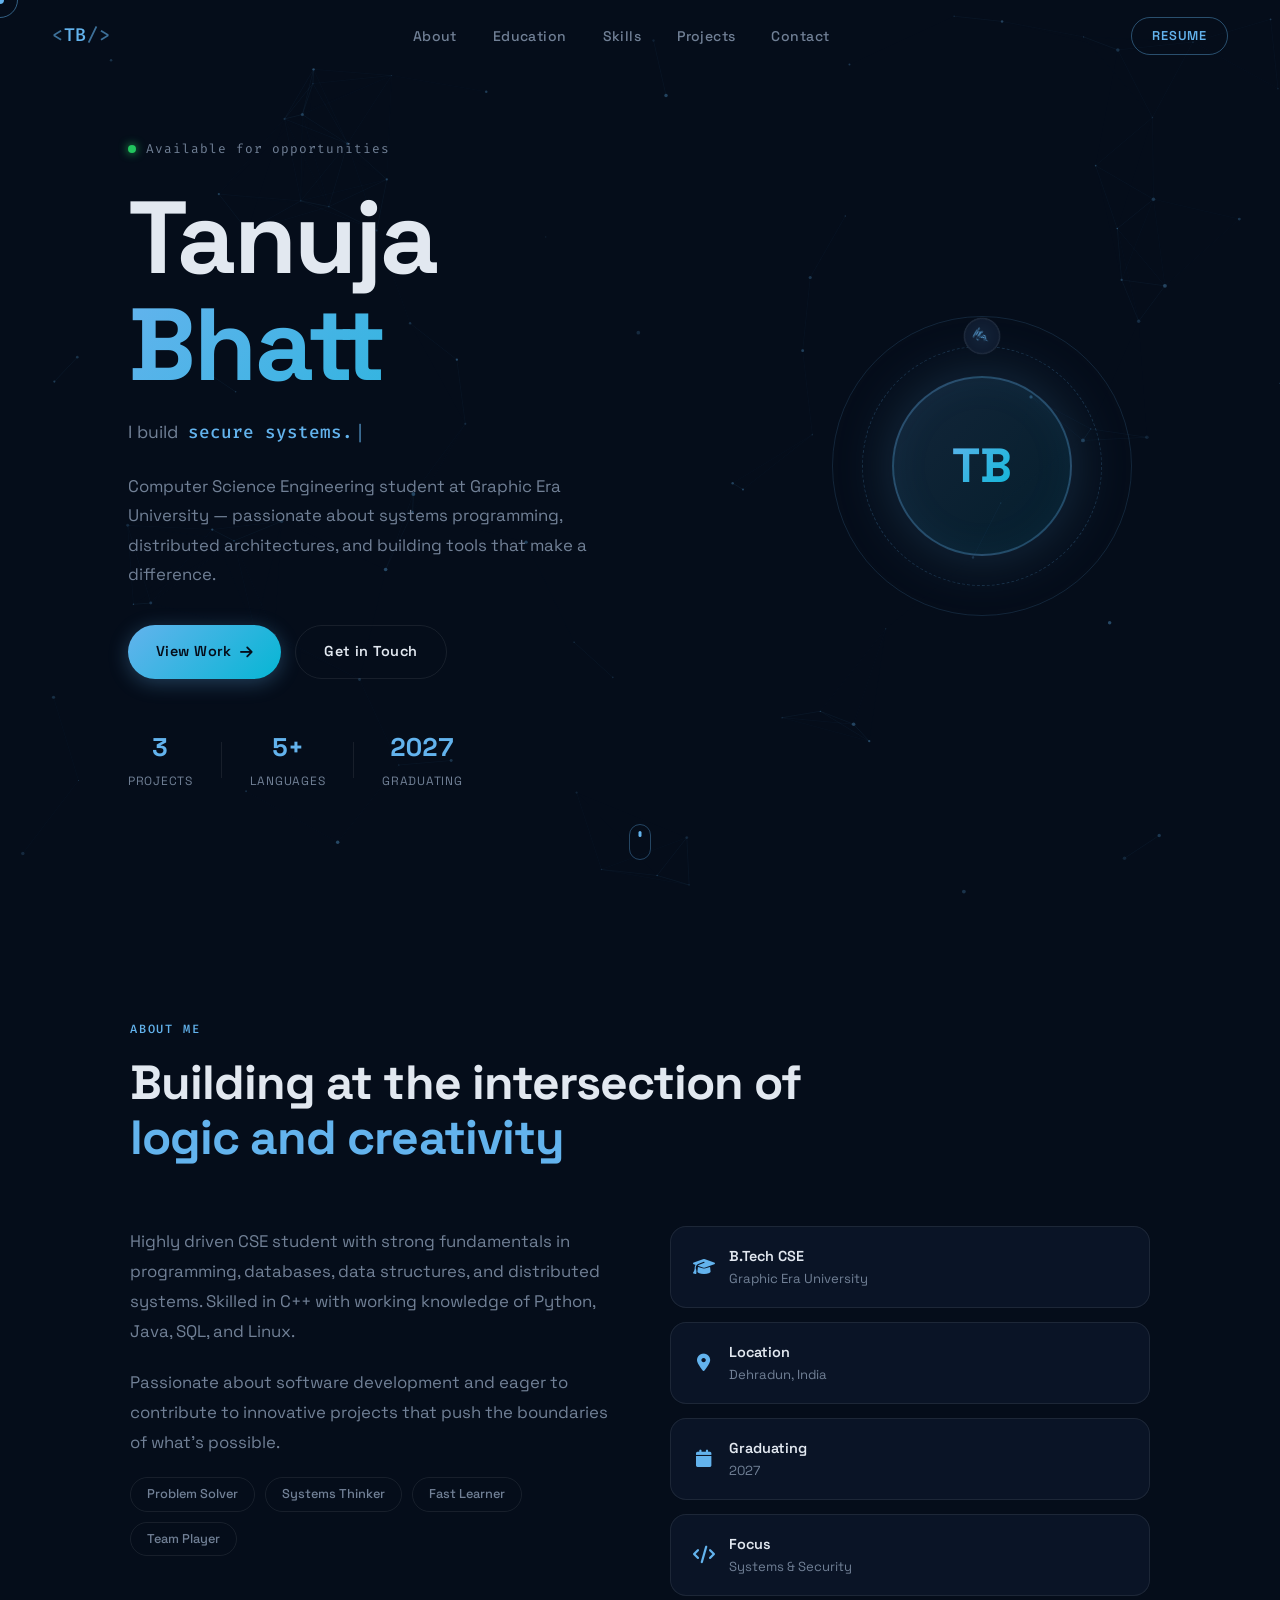
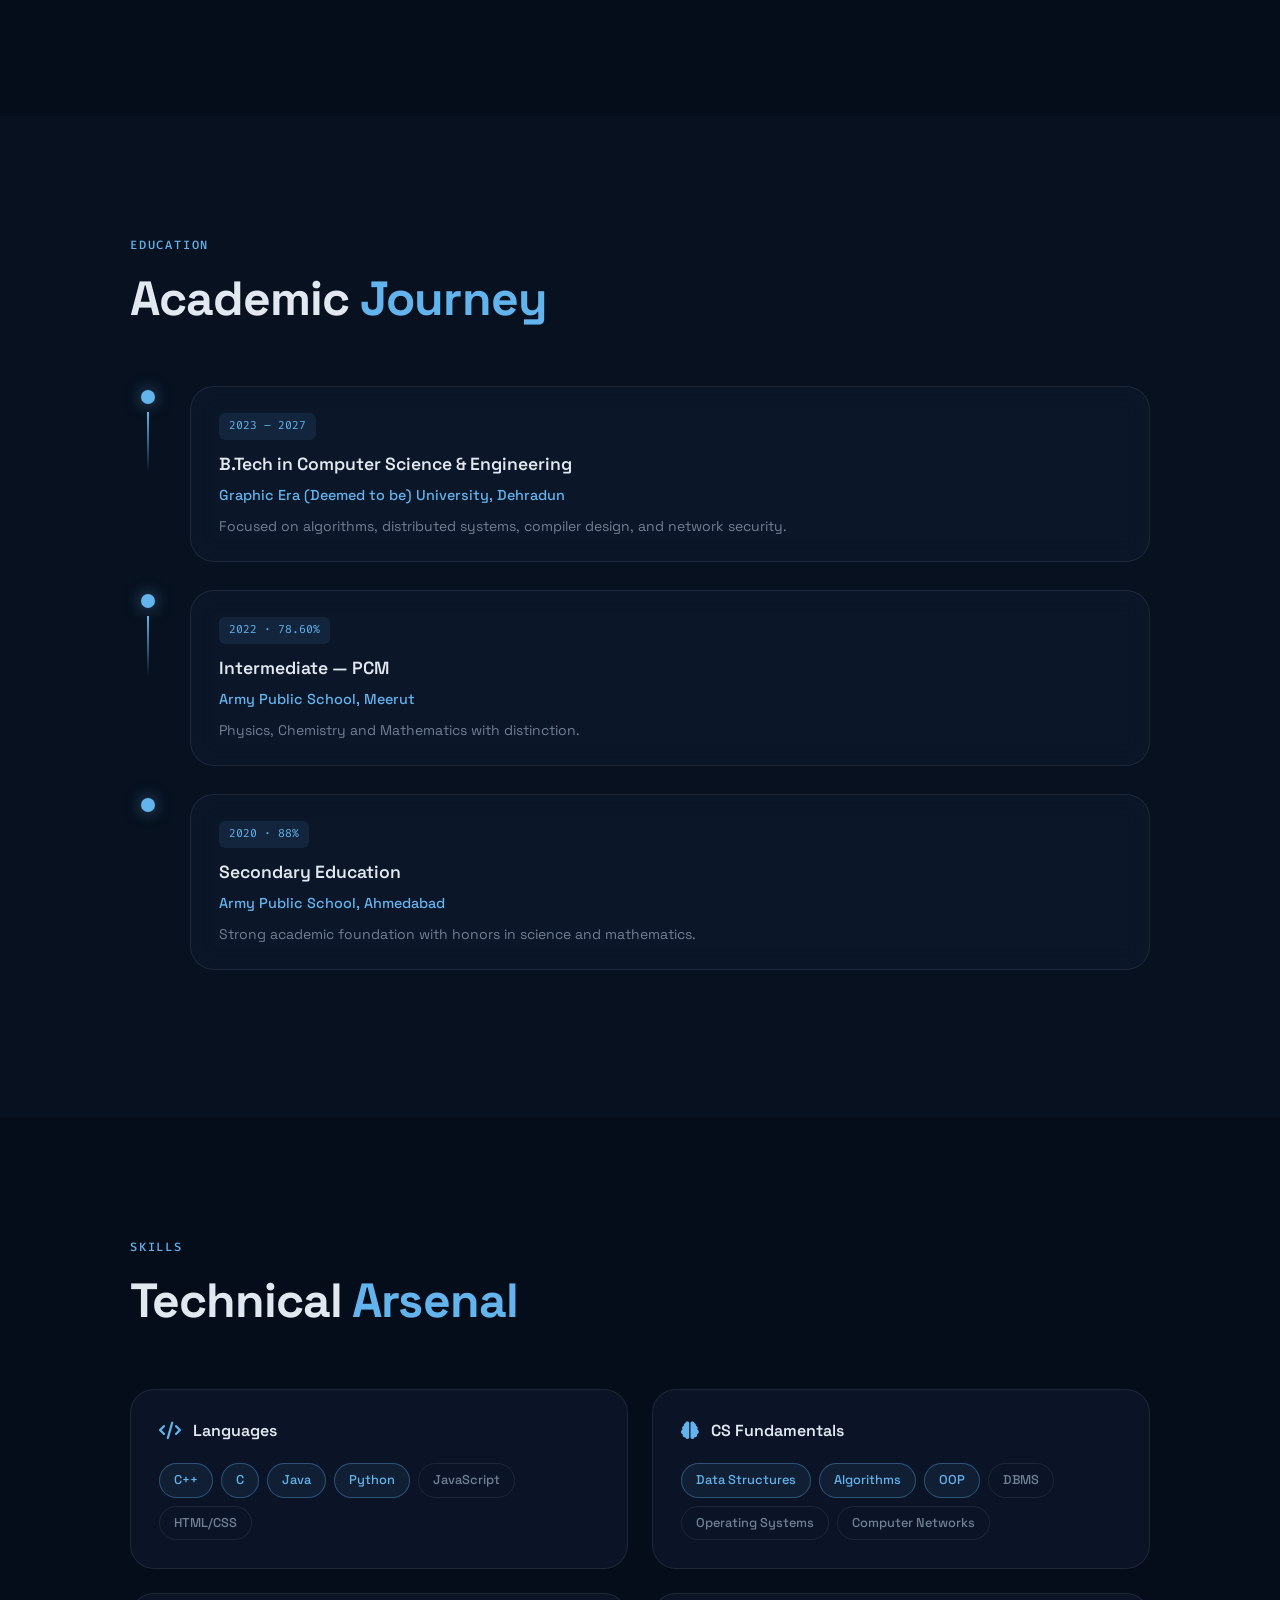
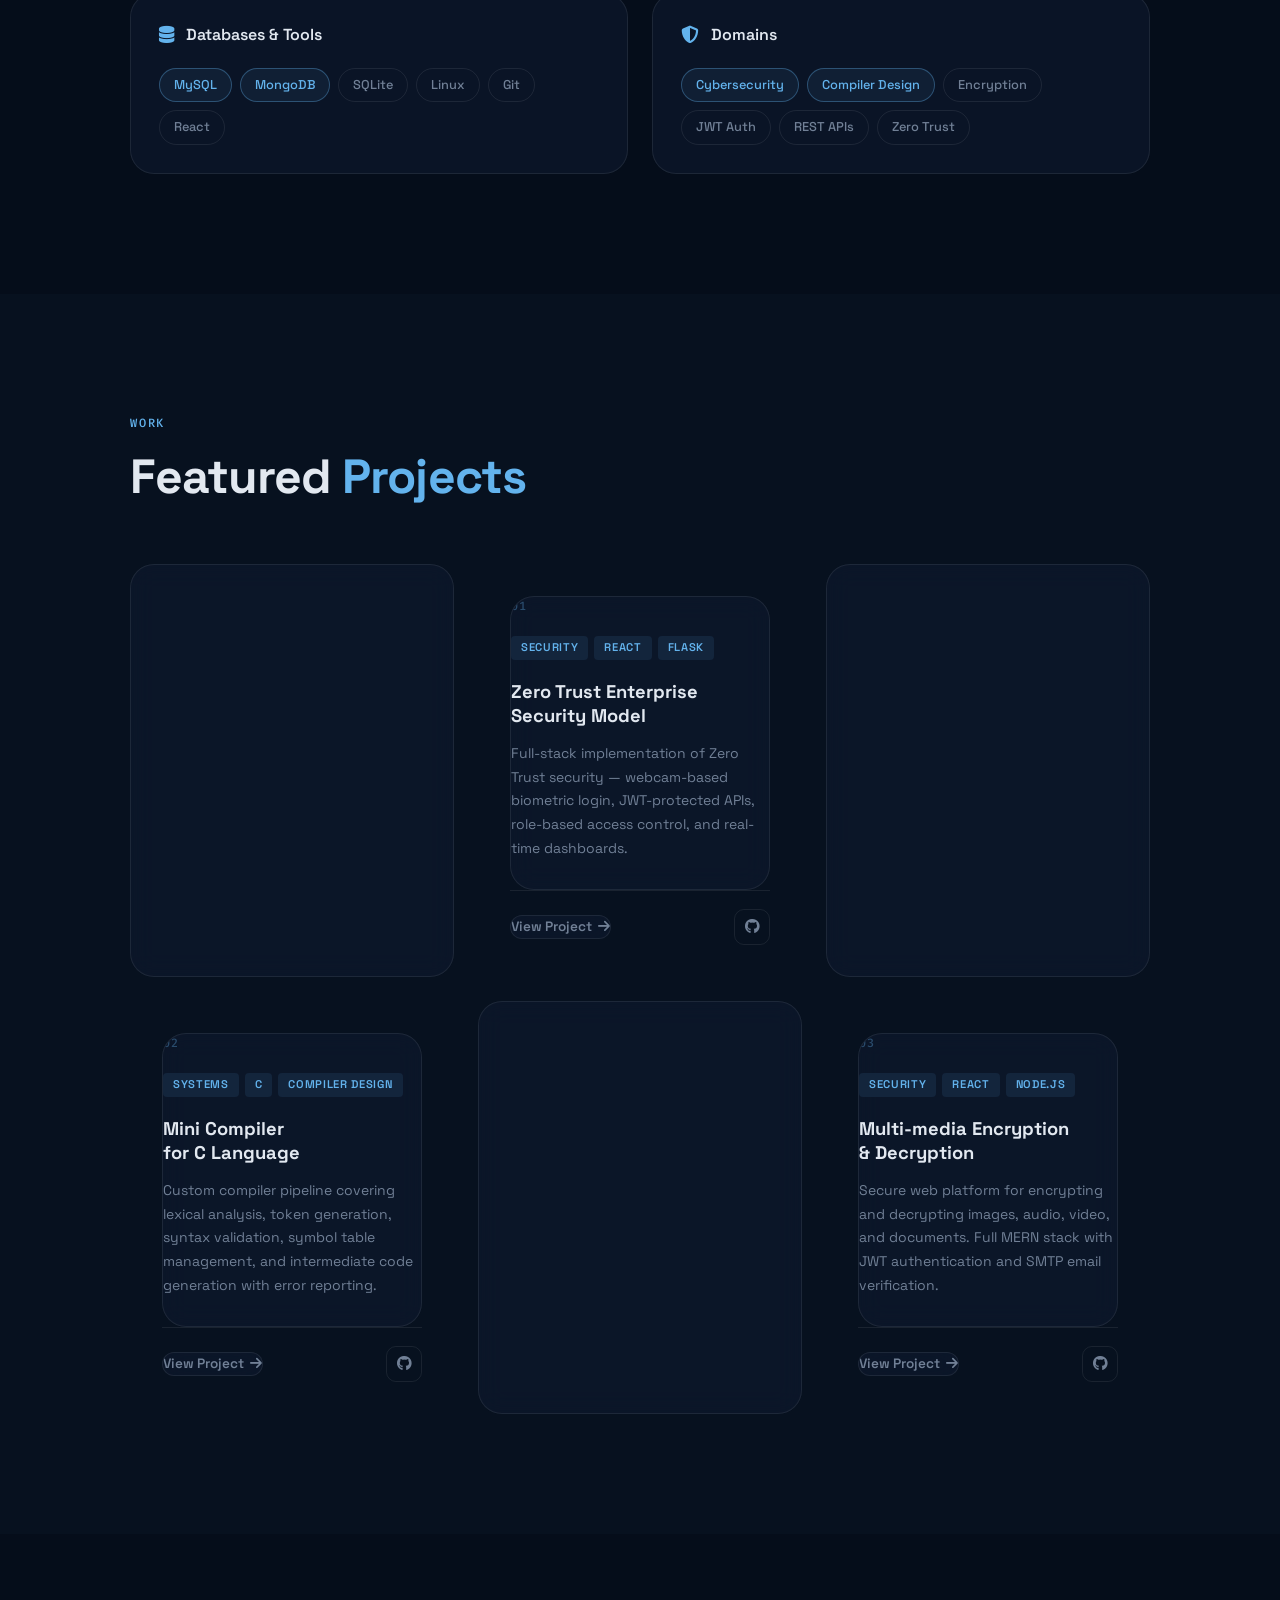
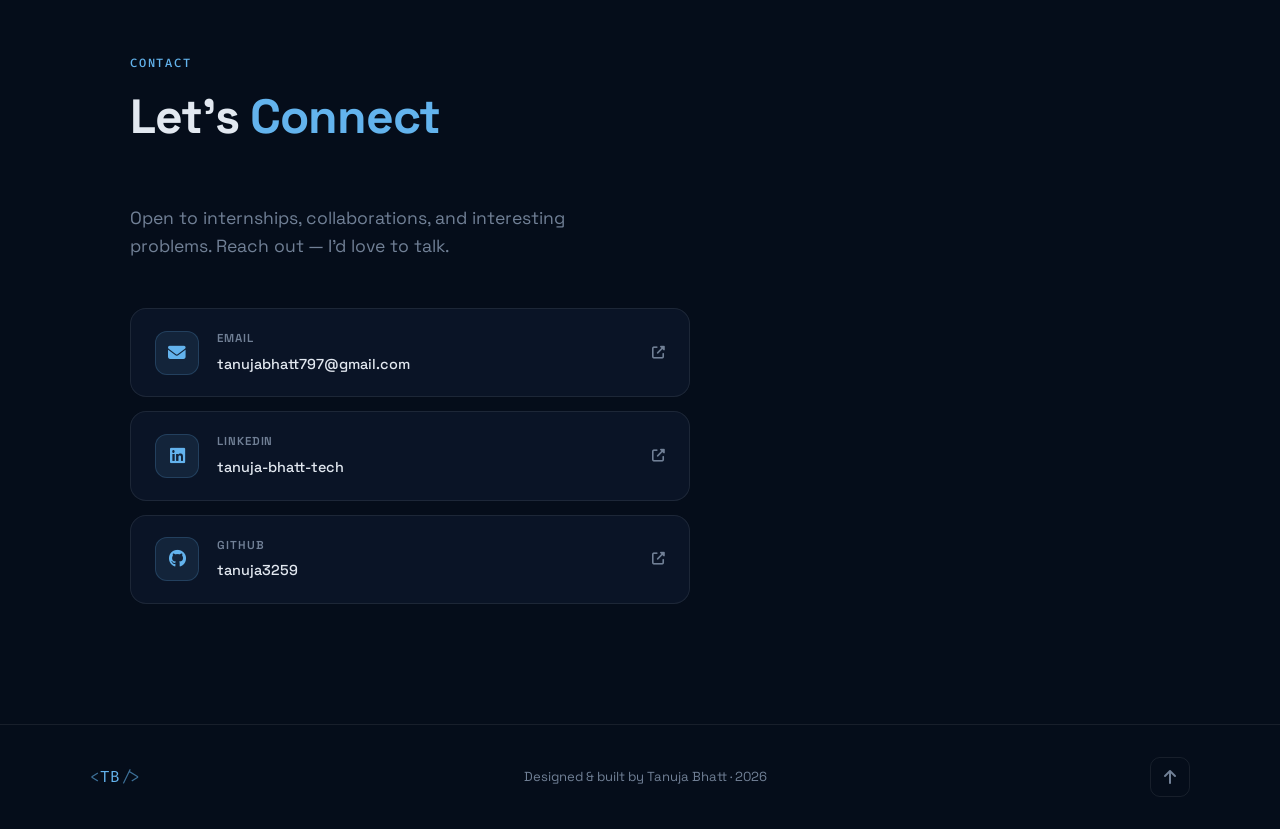
<file: index.html>
<!DOCTYPE html>
<html lang="en">
<head>
  <meta charset="UTF-8">
  <meta name="viewport" content="width=device-width, initial-scale=1.0">
  <title>Tanuja Bhatt — CSE Portfolio</title>
  <link rel="preconnect" href="https://fonts.googleapis.com">
  <link rel="preconnect" href="https://fonts.gstatic.com" crossorigin>
  <link href="https://fonts.googleapis.com/css2?family=Space+Grotesk:wght@300;400;500;600;700&family=Fira+Code:wght@400;500&display=swap" rel="stylesheet">
  <link rel="stylesheet" href="https://cdnjs.cloudflare.com/ajax/libs/font-awesome/6.5.1/css/all.min.css">
  <link rel="stylesheet" href="style.css">
</head>
<body>

<!-- CURSOR -->
<div class="cursor-dot" id="cursorDot"></div>
<div class="cursor-ring" id="cursorRing"></div>

<!-- CANVAS BACKGROUND -->
<canvas id="bgCanvas"></canvas>

<!-- NAVBAR -->
<header id="navbar">
  <nav class="nav-inner">
    <a href="#" class="nav-logo">
      <span class="logo-bracket">&lt;</span>TB<span class="logo-bracket">/&gt;</span>
    </a>
    <ul class="nav-links">
      <li><a href="#about" class="nav-link">About</a></li>
      <li><a href="#education" class="nav-link">Education</a></li>
      <li><a href="#skills" class="nav-link">Skills</a></li>
      <li><a href="#projects" class="nav-link">Projects</a></li>
      <li><a href="#contact" class="nav-link">Contact</a></li>
    </ul>
    <a href="resume.html" class="nav-cta">Resume</a>
    <button class="hamburger" id="hamburger" aria-label="Toggle menu">
      <span></span><span></span><span></span>
    </button>
  </nav>
</header>

<!-- MOBILE MENU -->
<div class="mobile-menu" id="mobileMenu">
  <ul>
    <li><a href="#about" class="mobile-link">About</a></li>
    <li><a href="#education" class="mobile-link">Education</a></li>
    <li><a href="#skills" class="mobile-link">Skills</a></li>
    <li><a href="#projects" class="mobile-link">Projects</a></li>
    <li><a href="#contact" class="mobile-link">Contact</a></li>
    <li><a href="resume.html" class="mobile-link">Resume</a></li>
  </ul>
</div>

<!-- HERO -->
<section class="hero" id="hero">
  <div class="hero-content">
    <p class="hero-eyebrow">
      <span class="eyebrow-dot"></span>
      Available for opportunities
    </p>
    <h1 class="hero-name">
      <span class="name-line">Tanuja</span>
      <span class="name-line accent-line">Bhatt</span>
    </h1>
    <div class="hero-role">
      <span class="role-prefix">I build</span>
      <span class="typed-wrapper">
        <span id="typed-text"></span>
        <span class="typed-cursor">|</span>
      </span>
    </div>
    <p class="hero-bio">
      Computer Science Engineering student at Graphic Era University — passionate about systems programming, distributed architectures, and building tools that make a difference.
    </p>
    <div class="hero-actions">
      <a href="#projects" class="btn btn-primary">
        <span>View Work</span>
        <i class="fas fa-arrow-right"></i>
      </a>
      <a href="#contact" class="btn btn-ghost">
        <span>Get in Touch</span>
      </a>
    </div>
    <div class="hero-stats">
      <div class="stat">
        <span class="stat-num">3</span>
        <span class="stat-label">Projects</span>
      </div>
      <div class="stat-divider"></div>
      <div class="stat">
        <span class="stat-num">5+</span>
        <span class="stat-label">Languages</span>
      </div>
      <div class="stat-divider"></div>
      <div class="stat">
        <span class="stat-num">2027</span>
        <span class="stat-label">Graduating</span>
      </div>
    </div>
  </div>
  <div class="hero-visual">
    <div class="avatar-ring-outer">
      <div class="avatar-ring-mid">
        <div class="avatar-ring-inner">
          <div class="avatar-initials">TB</div>
        </div>
      </div>
    </div>
    <div class="orbit orbit-1">
      <div class="orbit-dot" style="--d:0deg"><i class="fab fa-react"></i></div>
    </div>
    <div class="orbit orbit-2">
      <div class="orbit-dot" style="--d:120deg"><i class="fab fa-python"></i></div>
    </div>
    <div class="orbit orbit-3">
      <div class="orbit-dot" style="--d:240deg"><i class="fab fa-java"></i></div>
    </div>
  </div>
  <a href="#about" class="scroll-indicator" aria-label="Scroll down">
    <div class="scroll-wheel"></div>
  </a>
</section>

<!-- ABOUT -->
<section id="about" class="section">
  <div class="section-inner">
    <div class="section-label reveal">about me</div>
    <h2 class="section-title reveal">Building at the intersection of<br><span class="accent">logic and creativity</span></h2>
    <div class="about-grid">
      <div class="about-text reveal">
        <p>Highly driven CSE student with strong fundamentals in programming, databases, data structures, and distributed systems. Skilled in C++ with working knowledge of Python, Java, SQL, and Linux.</p>
        <p>Passionate about software development and eager to contribute to innovative projects that push the boundaries of what's possible.</p>
        <div class="about-chips">
          <span class="chip">Problem Solver</span>
          <span class="chip">Systems Thinker</span>
          <span class="chip">Fast Learner</span>
          <span class="chip">Team Player</span>
        </div>
      </div>
      <div class="about-card-stack reveal">
        <div class="info-card">
          <i class="fas fa-graduation-cap"></i>
          <div>
            <strong>B.Tech CSE</strong>
            <p>Graphic Era University</p>
          </div>
        </div>
        <div class="info-card">
          <i class="fas fa-map-marker-alt"></i>
          <div>
            <strong>Location</strong>
            <p>Dehradun, India</p>
          </div>
        </div>
        <div class="info-card">
          <i class="fas fa-calendar"></i>
          <div>
            <strong>Graduating</strong>
            <p>2027</p>
          </div>
        </div>
        <div class="info-card">
          <i class="fas fa-code"></i>
          <div>
            <strong>Focus</strong>
            <p>Systems & Security</p>
          </div>
        </div>
      </div>
    </div>
  </div>
</section>

<!-- EDUCATION -->
<section id="education" class="section section-alt">
  <div class="section-inner">
    <div class="section-label reveal">education</div>
    <h2 class="section-title reveal">Academic <span class="accent">Journey</span></h2>
    <div class="timeline">
      <div class="timeline-item reveal">
        <div class="timeline-marker">
          <div class="timeline-dot"></div>
          <div class="timeline-line"></div>
        </div>
        <div class="timeline-content">
          <div class="timeline-badge">2023 – 2027</div>
          <h3>B.Tech in Computer Science & Engineering</h3>
          <p class="timeline-inst">Graphic Era (Deemed to be) University, Dehradun</p>
          <p class="timeline-desc">Focused on algorithms, distributed systems, compiler design, and network security.</p>
        </div>
      </div>
      <div class="timeline-item reveal">
        <div class="timeline-marker">
          <div class="timeline-dot"></div>
          <div class="timeline-line"></div>
        </div>
        <div class="timeline-content">
          <div class="timeline-badge">2022 · 78.60%</div>
          <h3>Intermediate — PCM</h3>
          <p class="timeline-inst">Army Public School, Meerut</p>
          <p class="timeline-desc">Physics, Chemistry and Mathematics with distinction.</p>
        </div>
      </div>
      <div class="timeline-item reveal">
        <div class="timeline-marker">
          <div class="timeline-dot"></div>
        </div>
        <div class="timeline-content">
          <div class="timeline-badge">2020 · 88%</div>
          <h3>Secondary Education</h3>
          <p class="timeline-inst">Army Public School, Ahmedabad</p>
          <p class="timeline-desc">Strong academic foundation with honors in science and mathematics.</p>
        </div>
      </div>
    </div>
  </div>
</section>

<!-- SKILLS -->
<section id="skills" class="section">
  <div class="section-inner">
    <div class="section-label reveal">skills</div>
    <h2 class="section-title reveal">Technical <span class="accent">Arsenal</span></h2>
    <div class="skills-grid">
      <div class="skill-category reveal">
        <div class="skill-cat-header">
          <i class="fas fa-code"></i>
          <h3>Languages</h3>
        </div>
        <div class="skill-pills">
          <span class="pill pill-primary">C++</span>
          <span class="pill pill-primary">C</span>
          <span class="pill pill-primary">Java</span>
          <span class="pill pill-primary">Python</span>
          <span class="pill">JavaScript</span>
          <span class="pill">HTML/CSS</span>
        </div>
      </div>
      <div class="skill-category reveal">
        <div class="skill-cat-header">
          <i class="fas fa-brain"></i>
          <h3>CS Fundamentals</h3>
        </div>
        <div class="skill-pills">
          <span class="pill pill-primary">Data Structures</span>
          <span class="pill pill-primary">Algorithms</span>
          <span class="pill pill-primary">OOP</span>
          <span class="pill">DBMS</span>
          <span class="pill">Operating Systems</span>
          <span class="pill">Computer Networks</span>
        </div>
      </div>
      <div class="skill-category reveal">
        <div class="skill-cat-header">
          <i class="fas fa-database"></i>
          <h3>Databases & Tools</h3>
        </div>
        <div class="skill-pills">
          <span class="pill pill-primary">MySQL</span>
          <span class="pill pill-primary">MongoDB</span>
          <span class="pill">SQLite</span>
          <span class="pill">Linux</span>
          <span class="pill">Git</span>
          <span class="pill">React</span>
        </div>
      </div>
      <div class="skill-category reveal">
        <div class="skill-cat-header">
          <i class="fas fa-shield-alt"></i>
          <h3>Domains</h3>
        </div>
        <div class="skill-pills">
          <span class="pill pill-primary">Cybersecurity</span>
          <span class="pill pill-primary">Compiler Design</span>
          <span class="pill">Encryption</span>
          <span class="pill">JWT Auth</span>
          <span class="pill">REST APIs</span>
          <span class="pill">Zero Trust</span>
        </div>
      </div>
    </div>
  </div>
</section>

<!-- PROJECTS -->
<section id="projects" class="section section-alt">
  <div class="section-inner">
    <div class="section-label reveal">work</div>
    <h2 class="section-title reveal">Featured <span class="accent">Projects</span></h2>
    <div class="projects-grid">

      <!-- Zero Trust -->
      <a href="projects/zeroTrust.html" class="project-card reveal">
        <div class="project-card-inner">
          <div class="project-number">01</div>
          <div class="project-tag-row">
            <span class="project-tag">Security</span>
            <span class="project-tag">React</span>
            <span class="project-tag">Flask</span>
          </div>
          <h3 class="project-title">Zero Trust Enterprise<br>Security Model</h3>
          <p class="project-desc">Full-stack implementation of Zero Trust security — webcam-based biometric login, JWT-protected APIs, role-based access control, and real-time dashboards.</p>
          <div class="project-footer">
            <span class="project-cta">View Project <i class="fas fa-arrow-right"></i></span>
            <a href="https://github.com/tanuja3259/Zero-Trust-Enterprise-Dashboard" target="_blank" class="project-gh" onclick="event.stopPropagation()"><i class="fab fa-github"></i></a>
          </div>
        </div>
        <div class="project-glow project-glow-1"></div>
      </a>

      <!-- Mini Compiler -->
      <a href="projects/miniCompiler.html" class="project-card reveal">
        <div class="project-card-inner">
          <div class="project-number">02</div>
          <div class="project-tag-row">
            <span class="project-tag">Systems</span>
            <span class="project-tag">C</span>
            <span class="project-tag">Compiler Design</span>
          </div>
          <h3 class="project-title">Mini Compiler<br>for C Language</h3>
          <p class="project-desc">Custom compiler pipeline covering lexical analysis, token generation, syntax validation, symbol table management, and intermediate code generation with error reporting.</p>
          <div class="project-footer">
            <span class="project-cta">View Project <i class="fas fa-arrow-right"></i></span>
            <a href="https://github.com/tanuja3259/Mini-Compiler-" target="_blank" class="project-gh" onclick="event.stopPropagation()"><i class="fab fa-github"></i></a>
          </div>
        </div>
        <div class="project-glow project-glow-2"></div>
      </a>

      <!-- MME -->
      <a href="projects/mme.html" class="project-card reveal">
        <div class="project-card-inner">
          <div class="project-number">03</div>
          <div class="project-tag-row">
            <span class="project-tag">Security</span>
            <span class="project-tag">React</span>
            <span class="project-tag">Node.js</span>
          </div>
          <h3 class="project-title">Multi-media Encryption<br>&amp; Decryption</h3>
          <p class="project-desc">Secure web platform for encrypting and decrypting images, audio, video, and documents. Full MERN stack with JWT authentication and SMTP email verification.</p>
          <div class="project-footer">
            <span class="project-cta">View Project <i class="fas fa-arrow-right"></i></span>
            <a href="https://github.com/tanuja3259/Web-Based-Multimedia-Encryption-and-Decryption" target="_blank" class="project-gh" onclick="event.stopPropagation()"><i class="fab fa-github"></i></a>
          </div>
        </div>
        <div class="project-glow project-glow-3"></div>
      </a>

    </div>
  </div>
</section>

<!-- CONTACT -->
<section id="contact" class="section">
  <div class="section-inner">
    <div class="section-label reveal">contact</div>
    <h2 class="section-title reveal">Let's <span class="accent">Connect</span></h2>
    <p class="contact-sub reveal">Open to internships, collaborations, and interesting problems. Reach out — I'd love to talk.</p>
    <div class="contact-row reveal">
      <a href="mailto:tanujabhatt797@gmail.com" class="contact-btn">
        <div class="contact-btn-icon"><i class="fas fa-envelope"></i></div>
        <div class="contact-btn-text">
          <span class="contact-label">Email</span>
          <span class="contact-value">tanujabhatt797@gmail.com</span>
        </div>
        <i class="fas fa-external-link-alt contact-arrow"></i>
      </a>
      <a href="https://www.linkedin.com/in/tanuja-bhatt-tech" target="_blank" class="contact-btn">
        <div class="contact-btn-icon"><i class="fab fa-linkedin"></i></div>
        <div class="contact-btn-text">
          <span class="contact-label">LinkedIn</span>
          <span class="contact-value">tanuja-bhatt-tech</span>
        </div>
        <i class="fas fa-external-link-alt contact-arrow"></i>
      </a>
      <a href="https://github.com/tanuja3259" target="_blank" class="contact-btn">
        <div class="contact-btn-icon"><i class="fab fa-github"></i></div>
        <div class="contact-btn-text">
          <span class="contact-label">GitHub</span>
          <span class="contact-value">tanuja3259</span>
        </div>
        <i class="fas fa-external-link-alt contact-arrow"></i>
      </a>
    </div>
  </div>
</section>

<!-- FOOTER -->
<footer>
  <div class="footer-inner">
    <span class="footer-logo"><span class="logo-bracket">&lt;</span>TB<span class="logo-bracket">/&gt;</span></span>
    <p>Designed &amp; built by Tanuja Bhatt · 2026</p>
    <a href="#hero" class="back-top" aria-label="Back to top"><i class="fas fa-arrow-up"></i></a>
  </div>
</footer>

<script src="script.js"></script>
</body>
</html>
</file>
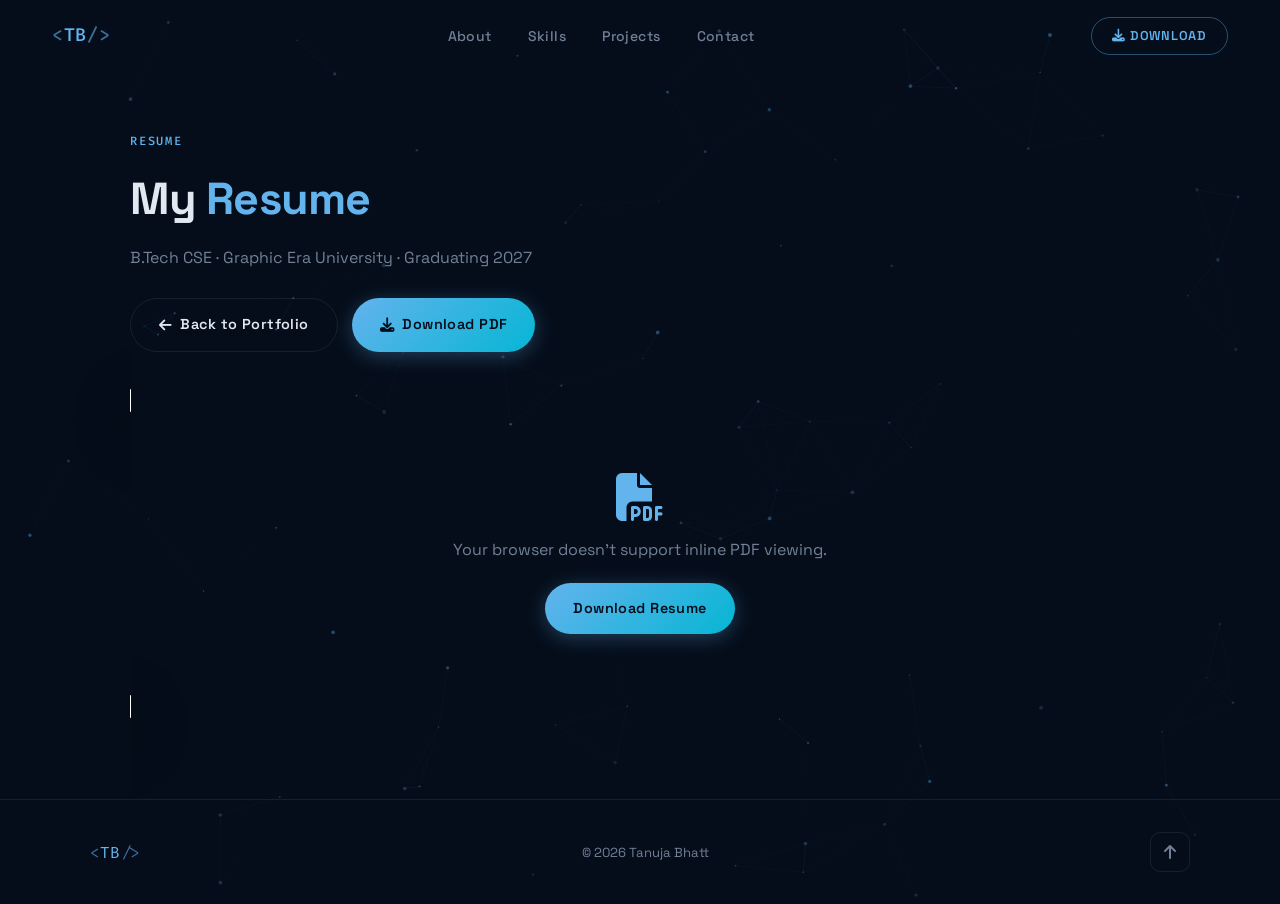
<file: resume.html>
<!DOCTYPE html>
<html lang="en">
<head>
  <meta charset="UTF-8">
  <meta name="viewport" content="width=device-width, initial-scale=1.0">
  <title>Resume — Tanuja Bhatt</title>
  <link href="https://fonts.googleapis.com/css2?family=Space+Grotesk:wght@400;500;600;700&family=Fira+Code:wght@400;500&display=swap" rel="stylesheet">
  <link rel="stylesheet" href="https://cdnjs.cloudflare.com/ajax/libs/font-awesome/6.5.1/css/all.min.css">
  <link rel="stylesheet" href="style.css">
  <style>
    body { min-height: 100vh; display: flex; flex-direction: column; }
    .resume-page {
      flex: 1; position: relative; z-index: 1;
      padding: calc(var(--nav-h) + 60px) 40px 80px;
      max-width: 1100px; margin: auto; width: 100%;
    }
    .resume-header { margin-bottom: 36px; }
    .resume-header .section-label { margin-bottom: 12px; }
    .resume-header h1 {
      font-size: clamp(2rem, 4vw, 2.8rem);
      font-weight: 700; letter-spacing: -.02em;
    }
    .resume-header h1 span { color: var(--accent); }
    .resume-actions {
      display: flex; flex-wrap: wrap; gap: 14px; margin-top: 28px;
    }
    .resume-frame {
      width: 100%; height: 85vh; border: none;
      border-radius: var(--radius-lg);
      border: 1px solid var(--border);
      background: white;
      box-shadow: 0 20px 60px rgba(0,0,0,.4);
    }
    @media (max-width: 640px) { .resume-frame { height: 70vh; } .resume-page { padding-left: 20px; padding-right: 20px; } }
  </style>
</head>
<body>

<canvas id="bgCanvas"></canvas>

<header id="navbar">
  <nav class="nav-inner">
    <a href="index.html" class="nav-logo">
      <span class="logo-bracket">&lt;</span>TB<span class="logo-bracket">/&gt;</span>
    </a>
    <ul class="nav-links">
      <li><a href="index.html#about" class="nav-link">About</a></li>
      <li><a href="index.html#skills" class="nav-link">Skills</a></li>
      <li><a href="index.html#projects" class="nav-link">Projects</a></li>
      <li><a href="index.html#contact" class="nav-link">Contact</a></li>
    </ul>
    <a href="resume_tanuja.pdf" download class="nav-cta"><i class="fas fa-download"></i> Download</a>
  </nav>
</header>

<div class="resume-page">
  <div class="resume-header reveal">
    <div class="section-label">resume</div>
    <h1>My <span>Resume</span></h1>
    <p style="color:var(--muted);margin-top:10px;">B.Tech CSE · Graphic Era University · Graduating 2027</p>
    <div class="resume-actions">
      <a href="index.html" class="btn btn-ghost"><i class="fas fa-arrow-left"></i> Back to Portfolio</a>
      <a href="resume_tanuja.pdf" download class="btn btn-primary"><i class="fas fa-download"></i> Download PDF</a>
    </div>
  </div>
  <object data="resume_tanuja.pdf" type="application/pdf" class="resume-frame reveal">
    <div style="text-align:center;padding:60px;color:var(--muted);">
      <i class="fas fa-file-pdf" style="font-size:3rem;color:var(--accent);margin-bottom:16px;display:block;"></i>
      <p>Your browser doesn't support inline PDF viewing.</p>
      <a href="resume_tanuja.pdf" download class="btn btn-primary" style="margin-top:20px;display:inline-flex;">Download Resume</a>
    </div>
  </object>
</div>

<footer>
  <div class="footer-inner">
    <span class="footer-logo"><span class="logo-bracket">&lt;</span>TB<span class="logo-bracket">/&gt;</span></span>
    <p>© 2026 Tanuja Bhatt</p>
    <a href="#" class="back-top"><i class="fas fa-arrow-up"></i></a>
  </div>
</footer>

<script src="script.js"></script>
</body>
</html>
</file>
<file: style.css>
/* ============================================================
   TANUJA BHATT PORTFOLIO — style.css
   Design System: Dark Precision · Accent Cyan · Fira Code
   ============================================================ */

@import url('https://fonts.googleapis.com/css2?family=Space+Grotesk:wght@300;400;500;600;700&family=Fira+Code:wght@400;500&display=swap');

/* ─── TOKENS ───────────────────────────────────────────────── */
:root {
  --bg:        #050d1a;
  --bg-alt:    #07111f;
  --surface:   rgba(255,255,255,.04);
  --surface-h: rgba(255,255,255,.07);
  --border:    rgba(255,255,255,.08);
  --border-h:  rgba(99,179,237,.35);
  --accent:    #63b3ed;
  --accent-2:  #7c3aed;
  --accent-3:  #06b6d4;
  --text:      #e2e8f0;
  --muted:     #718096;
  --card:      rgba(13,25,45,.7);
  --font-sans: 'Space Grotesk', sans-serif;
  --font-mono: 'Fira Code', monospace;
  --radius:    16px;
  --radius-lg: 24px;
  --nav-h:     72px;
}

/* ─── RESET ─────────────────────────────────────────────────── */
*, *::before, *::after { margin:0; padding:0; box-sizing:border-box; }
html { scroll-behavior:smooth; font-size:16px; }
body {
  background: var(--bg);
  color: var(--text);
  font-family: var(--font-sans);
  line-height: 1.6;
  overflow-x: hidden;
}
a { text-decoration: none; color: inherit; }
ul { list-style: none; }
img { max-width:100%; display:block; }
button { border:none; background:none; cursor:pointer; font-family:inherit; }

/* ─── CANVAS BACKGROUND ─────────────────────────────────────── */
#bgCanvas {
  position: fixed;
  inset: 0;
  z-index: 0;
  pointer-events: none;
  opacity: .55;
}

/* ─── CUSTOM CURSOR ─────────────────────────────────────────── */
.cursor-dot {
  width: 8px; height: 8px;
  background: var(--accent);
  border-radius: 50%;
  position: fixed;
  pointer-events: none;
  z-index: 9999;
  transform: translate(-50%,-50%);
  transition: transform .1s, background .2s;
}
.cursor-ring {
  width: 36px; height: 36px;
  border: 1.5px solid rgba(99,179,237,.5);
  border-radius: 50%;
  position: fixed;
  pointer-events: none;
  z-index: 9998;
  transform: translate(-50%,-50%);
  transition: width .25s, height .25s, border-color .25s, transform .06s;
}
body:has(a:hover) .cursor-ring,
body:has(button:hover) .cursor-ring {
  width: 56px; height: 56px;
  border-color: var(--accent);
}
@media (pointer: coarse) { .cursor-dot, .cursor-ring { display:none; } }

/* ─── SCROLLBAR ─────────────────────────────────────────────── */
::-webkit-scrollbar { width: 5px; }
::-webkit-scrollbar-track { background: var(--bg); }
::-webkit-scrollbar-thumb { background: var(--accent); border-radius: 10px; }

/* ─── NAVBAR ────────────────────────────────────────────────── */
header {
  position: fixed;
  top: 0; width: 100%;
  z-index: 1000;
  transition: background .3s, box-shadow .3s;
}
header.scrolled {
  background: rgba(5,13,26,.88);
  backdrop-filter: blur(20px);
  -webkit-backdrop-filter: blur(20px);
  box-shadow: 0 1px 0 var(--border);
}
.nav-inner {
  max-width: 1240px; margin: auto;
  display: flex; align-items: center; justify-content: space-between;
  padding: 0 32px; height: var(--nav-h);
}
.nav-logo {
  font-family: var(--font-mono);
  font-size: 1.15rem; font-weight: 500;
  color: var(--accent);
  letter-spacing: .04em;
}
.logo-bracket { opacity: .6; }
.nav-links {
  display: flex; gap: 36px;
}
.nav-link {
  font-size: .875rem; font-weight: 500;
  color: var(--muted); letter-spacing: .03em;
  transition: color .2s;
  position: relative;
}
.nav-link::after {
  content: '';
  position: absolute; bottom: -4px; left: 0;
  width: 0; height: 1.5px;
  background: var(--accent);
  transition: width .25s;
}
.nav-link:hover { color: var(--text); }
.nav-link:hover::after { width: 100%; }
.nav-cta {
  font-size: .8rem; font-weight: 600; letter-spacing: .06em; text-transform: uppercase;
  color: var(--accent); border: 1.5px solid rgba(99,179,237,.4);
  padding: 8px 20px; border-radius: 30px;
  transition: background .2s, color .2s, border-color .2s;
}
.nav-cta:hover { background: var(--accent); color: var(--bg); border-color: var(--accent); }
.hamburger {
  display: none; flex-direction: column; gap: 5px; padding: 6px;
}
.hamburger span {
  display: block; width: 22px; height: 2px;
  background: var(--text); border-radius: 2px;
  transition: transform .3s, opacity .3s;
}
.hamburger.open span:nth-child(1) { transform: translateY(7px) rotate(45deg); }
.hamburger.open span:nth-child(2) { opacity: 0; }
.hamburger.open span:nth-child(3) { transform: translateY(-7px) rotate(-45deg); }

/* mobile menu */
.mobile-menu {
  position: fixed; inset: 0; z-index: 900;
  background: rgba(5,13,26,.97);
  backdrop-filter: blur(20px);
  display: flex; align-items: center; justify-content: center;
  opacity: 0; pointer-events: none; transform: translateY(-12px);
  transition: opacity .3s, transform .3s;
}
.mobile-menu.open { opacity: 1; pointer-events: auto; transform: none; }
.mobile-menu ul { display: flex; flex-direction: column; gap: 28px; text-align: center; }
.mobile-link { font-size: 2rem; font-weight: 600; color: var(--text); transition: color .2s; }
.mobile-link:hover { color: var(--accent); }

/* ─── HERO ──────────────────────────────────────────────────── */
.hero {
  position: relative; z-index: 1;
  min-height: 100vh;
  display: flex; align-items: center; justify-content: space-between;
  gap: 60px; padding: calc(var(--nav-h) + 40px) 10% 80px;
}
.hero-content { flex: 1; max-width: 600px; }

.hero-eyebrow {
  display: flex; align-items: center; gap: 10px;
  font-family: var(--font-mono);
  font-size: .8rem; color: var(--muted);
  letter-spacing: .08em; margin-bottom: 28px;
}
.eyebrow-dot {
  width: 8px; height: 8px; border-radius: 50%;
  background: #22c55e;
  box-shadow: 0 0 10px #22c55e;
  animation: pulse-dot 2s ease-in-out infinite;
}
@keyframes pulse-dot {
  0%,100% { box-shadow: 0 0 10px #22c55e; }
  50%      { box-shadow: 0 0 20px #22c55e, 0 0 40px #22c55e44; }
}

.hero-name {
  font-size: clamp(3.5rem, 8vw, 6.5rem);
  font-weight: 700; line-height: 1;
  letter-spacing: -.02em;
  display: flex; flex-direction: column;
  gap: 4px; margin-bottom: 20px;
}
.name-line { display: block; }
.accent-line {
  color: transparent;
  background: linear-gradient(135deg, var(--accent), var(--accent-3));
  -webkit-background-clip: text; background-clip: text;
}

.hero-role {
  display: flex; align-items: center; gap: 10px;
  font-size: 1.1rem; color: var(--muted);
  margin-bottom: 24px; min-height: 1.8em;
}
.role-prefix { color: var(--muted); }
#typed-text { color: var(--accent); font-family: var(--font-mono); font-weight: 500; }
.typed-cursor {
  color: var(--accent); font-weight: 300;
  animation: blink .7s step-end infinite;
}
@keyframes blink { 50% { opacity: 0; } }

.hero-bio {
  font-size: 1.05rem; color: var(--muted); line-height: 1.75;
  max-width: 480px; margin-bottom: 36px;
}

.hero-actions { display: flex; gap: 14px; flex-wrap: wrap; margin-bottom: 48px; }
.btn {
  display: inline-flex; align-items: center; gap: 8px;
  padding: 14px 28px; border-radius: 30px;
  font-size: .9rem; font-weight: 600; letter-spacing: .03em;
  transition: all .25s;
}
.btn-primary {
  background: linear-gradient(135deg, var(--accent), var(--accent-3));
  color: var(--bg);
  box-shadow: 0 4px 20px rgba(99,179,237,.3);
}
.btn-primary:hover { transform: translateY(-3px); box-shadow: 0 8px 30px rgba(99,179,237,.45); }
.btn-ghost {
  border: 1.5px solid var(--border);
  color: var(--text);
}
.btn-ghost:hover { border-color: var(--accent); color: var(--accent); transform: translateY(-3px); }

.hero-stats {
  display: flex; align-items: center; gap: 28px;
}
.stat { text-align: center; }
.stat-num {
  display: block; font-size: 1.6rem; font-weight: 700;
  color: var(--accent); font-variant-numeric: tabular-nums;
}
.stat-label { font-size: .75rem; color: var(--muted); letter-spacing: .06em; text-transform: uppercase; }
.stat-divider { width: 1px; height: 36px; background: var(--border); }

/* hero visual */
.hero-visual {
  position: relative; flex-shrink: 0;
  width: 340px; height: 340px;
  display: flex; align-items: center; justify-content: center;
}
.avatar-ring-outer {
  width: 300px; height: 300px; border-radius: 50%;
  border: 1.5px solid rgba(99,179,237,.15);
  display: flex; align-items: center; justify-content: center;
  animation: rotate 30s linear infinite;
}
.avatar-ring-mid {
  width: 240px; height: 240px; border-radius: 50%;
  border: 1.5px dashed rgba(99,179,237,.2);
  display: flex; align-items: center; justify-content: center;
  animation: rotate 20s linear infinite reverse;
}
.avatar-ring-inner {
  width: 180px; height: 180px; border-radius: 50%;
  background: linear-gradient(135deg, rgba(99,179,237,.15), rgba(6,182,212,.1));
  border: 2px solid rgba(99,179,237,.3);
  display: flex; align-items: center; justify-content: center;
  box-shadow: 0 0 60px rgba(99,179,237,.2), inset 0 0 40px rgba(99,179,237,.05);
}
.avatar-initials {
  font-size: 3rem; font-weight: 700;
  color: transparent;
  background: linear-gradient(135deg, var(--accent), var(--accent-3));
  -webkit-background-clip: text; background-clip: text;
}
@keyframes rotate { to { transform: rotate(360deg); } }

.orbit {
  position: absolute; border-radius: 50%;
  display: flex; align-items: flex-start; justify-content: center;
}
.orbit-1 { width: 300px; height: 300px; animation: orbit1 8s linear infinite; }
.orbit-2 { width: 300px; height: 300px; animation: orbit1 12s linear infinite reverse; }
.orbit-3 { width: 300px; height: 300px; animation: orbit1 16s linear infinite; }
.orbit-dot {
  width: 36px; height: 36px; border-radius: 50%;
  background: var(--card); border: 1.5px solid var(--border);
  display: flex; align-items: center; justify-content: center;
  font-size: 1rem; color: var(--accent);
  backdrop-filter: blur(10px);
  margin-top: 2px;
  transform: rotate(calc(-1 * var(--d)));
}
@keyframes orbit1 {
  from { transform: rotate(0deg); }
  to   { transform: rotate(360deg); }
}

.scroll-indicator {
  position: absolute; bottom: 40px; left: 50%; transform: translateX(-50%);
  display: flex; flex-direction: column; align-items: center; gap: 8px;
  color: var(--muted);
}
.scroll-wheel {
  width: 22px; height: 36px;
  border: 1.5px solid rgba(99,179,237,.35);
  border-radius: 12px; position: relative;
}
.scroll-wheel::after {
  content: '';
  position: absolute; top: 6px; left: 50%; transform: translateX(-50%);
  width: 3px; height: 6px; border-radius: 2px; background: var(--accent);
  animation: scroll-bob 1.5s ease-in-out infinite;
}
@keyframes scroll-bob { 0%,100% { transform: translateX(-50%) translateY(0); opacity:1; } 80% { transform: translateX(-50%) translateY(12px); opacity:0; } }

/* ─── SECTIONS ──────────────────────────────────────────────── */
.section {
  position: relative; z-index: 1;
  padding: 120px 0;
}
.section-alt { background: var(--bg-alt); }
.section-inner {
  max-width: 1100px; margin: auto; padding: 0 40px;
}
.section-label {
  font-family: var(--font-mono);
  font-size: .75rem; font-weight: 500; letter-spacing: .15em; text-transform: uppercase;
  color: var(--accent); margin-bottom: 16px;
}
.section-title {
  font-size: clamp(2rem, 4vw, 3rem);
  font-weight: 700; line-height: 1.15;
  letter-spacing: -.02em; margin-bottom: 60px;
}
.accent { color: var(--accent); }

/* ─── ABOUT ─────────────────────────────────────────────────── */
.about-grid {
  display: grid; grid-template-columns: 1fr 1fr; gap: 60px; align-items: start;
}
.about-text p {
  color: var(--muted); line-height: 1.8; margin-bottom: 20px;
  font-size: 1.05rem;
}
.about-chips { display: flex; flex-wrap: wrap; gap: 10px; margin-top: 8px; }
.chip {
  padding: 6px 16px; border-radius: 30px;
  font-size: .8rem; font-weight: 500;
  border: 1.5px solid var(--border); color: var(--muted);
  transition: all .2s;
}
.chip:hover { border-color: var(--accent); color: var(--accent); }
.about-card-stack { display: flex; flex-direction: column; gap: 14px; }
.info-card {
  display: flex; align-items: center; gap: 16px;
  background: var(--card); border: 1px solid var(--border);
  padding: 18px 22px; border-radius: var(--radius);
  backdrop-filter: blur(12px);
  transition: border-color .25s, transform .25s;
}
.info-card:hover { border-color: var(--border-h); transform: translateX(6px); }
.info-card i { font-size: 1.1rem; color: var(--accent); width: 20px; text-align: center; }
.info-card strong { display: block; font-size: .9rem; font-weight: 600; }
.info-card p { font-size: .82rem; color: var(--muted); }

/* ─── TIMELINE ──────────────────────────────────────────────── */
.timeline { display: flex; flex-direction: column; gap: 0; }
.timeline-item {
  display: grid; grid-template-columns: 36px 1fr; gap: 24px;
  align-items: start;
}
.timeline-marker { display: flex; flex-direction: column; align-items: center; }
.timeline-dot {
  width: 14px; height: 14px; border-radius: 50%;
  background: var(--accent); box-shadow: 0 0 16px rgba(99,179,237,.5);
  flex-shrink: 0; margin-top: 4px; margin-left: -1px;
}
.timeline-line {
  width: 1.5px; flex: 1; min-height: 60px;
  background: linear-gradient(to bottom, var(--accent), transparent);
  margin-top: 8px;
}
.timeline-content {
  background: var(--card); border: 1px solid var(--border);
  padding: 24px 28px; border-radius: var(--radius-lg);
  margin-bottom: 28px;
  backdrop-filter: blur(12px);
  transition: border-color .25s, transform .25s;
}
.timeline-content:hover { border-color: var(--border-h); transform: translateX(4px); }
.timeline-badge {
  display: inline-block;
  font-family: var(--font-mono); font-size: .72rem;
  color: var(--accent); background: rgba(99,179,237,.1);
  padding: 4px 10px; border-radius: 6px; margin-bottom: 10px;
}
.timeline-content h3 { font-size: 1.1rem; font-weight: 600; margin-bottom: 6px; }
.timeline-inst { font-size: .9rem; color: var(--accent); margin-bottom: 8px; font-weight: 500; }
.timeline-desc { font-size: .875rem; color: var(--muted); line-height: 1.6; }

/* ─── SKILLS ────────────────────────────────────────────────── */
.skills-grid {
  display: grid; grid-template-columns: 1fr 1fr; gap: 24px;
}
.skill-category {
  background: var(--card); border: 1px solid var(--border);
  padding: 28px; border-radius: var(--radius-lg);
  backdrop-filter: blur(12px);
  transition: border-color .25s, transform .25s;
}
.skill-category:hover { border-color: var(--border-h); transform: translateY(-4px); }
.skill-cat-header {
  display: flex; align-items: center; gap: 12px;
  margin-bottom: 20px;
}
.skill-cat-header i { font-size: 1.1rem; color: var(--accent); }
.skill-cat-header h3 { font-size: 1rem; font-weight: 600; }
.skill-pills { display: flex; flex-wrap: wrap; gap: 8px; }
.pill {
  padding: 6px 14px; border-radius: 30px; font-size: .8rem; font-weight: 500;
  border: 1.5px solid var(--border); color: var(--muted);
  transition: all .2s; cursor: default;
}
.pill:hover { border-color: rgba(99,179,237,.4); color: var(--text); }
.pill-primary { border-color: rgba(99,179,237,.35); color: var(--accent); background: rgba(99,179,237,.07); }
.pill-primary:hover { background: rgba(99,179,237,.15); border-color: var(--accent); }

/* ─── PROJECTS ──────────────────────────────────────────────── */
.projects-grid {
  display: grid; grid-template-columns: repeat(3, 1fr); gap: 24px;
}
.project-card {
  position: relative; overflow: hidden;
  background: var(--card); border: 1px solid var(--border);
  border-radius: var(--radius-lg);
  backdrop-filter: blur(12px);
  display: block; color: inherit;
  transition: border-color .3s, transform .3s;
}
.project-card:hover { border-color: var(--border-h); transform: translateY(-8px); }
.project-card:hover .project-glow { opacity: 1; }
.project-card:hover .project-cta { color: var(--accent); }
.project-card-inner { padding: 32px; position: relative; z-index: 1; }
.project-number {
  font-family: var(--font-mono); font-size: .75rem; font-weight: 500;
  color: rgba(99,179,237,.35); letter-spacing: .1em; margin-bottom: 20px;
}
.project-tag-row { display: flex; flex-wrap: wrap; gap: 6px; margin-bottom: 20px; }
.project-tag {
  font-size: .7rem; font-weight: 600; letter-spacing: .06em; text-transform: uppercase;
  color: var(--accent); background: rgba(99,179,237,.1);
  padding: 3px 10px; border-radius: 4px;
}
.project-title {
  font-size: 1.15rem; font-weight: 700; line-height: 1.3;
  margin-bottom: 14px;
}
.project-desc { font-size: .875rem; color: var(--muted); line-height: 1.7; margin-bottom: 28px; }
.project-footer {
  display: flex; align-items: center; justify-content: space-between;
  border-top: 1px solid var(--border); padding-top: 18px;
}
.project-cta {
  font-size: .85rem; font-weight: 600; color: var(--muted);
  display: flex; align-items: center; gap: 6px;
  transition: color .2s, gap .2s;
}
.project-card:hover .project-cta { gap: 10px; }
.project-gh {
  width: 36px; height: 36px; border-radius: 10px;
  border: 1.5px solid var(--border);
  display: flex; align-items: center; justify-content: center;
  font-size: .95rem; color: var(--muted);
  transition: border-color .2s, color .2s;
}
.project-gh:hover { border-color: var(--accent); color: var(--accent); }
.project-glow {
  position: absolute; inset: 0; opacity: 0;
  transition: opacity .4s;
  pointer-events: none;
}
.project-glow-1 { background: radial-gradient(circle at 50% 0%, rgba(99,179,237,.08) 0%, transparent 60%); }
.project-glow-2 { background: radial-gradient(circle at 50% 0%, rgba(124,58,237,.08) 0%, transparent 60%); }
.project-glow-3 { background: radial-gradient(circle at 50% 0%, rgba(6,182,212,.08) 0%, transparent 60%); }

/* ─── CONTACT ───────────────────────────────────────────────── */
.contact-sub {
  font-size: 1.1rem; color: var(--muted); margin-bottom: 48px; max-width: 480px;
}
.contact-row { display: flex; flex-direction: column; gap: 14px; max-width: 560px; }
.contact-btn {
  display: flex; align-items: center; gap: 18px;
  background: var(--card); border: 1px solid var(--border);
  padding: 20px 24px; border-radius: var(--radius);
  backdrop-filter: blur(12px);
  transition: border-color .25s, transform .25s;
}
.contact-btn:hover { border-color: var(--border-h); transform: translateX(6px); }
.contact-btn-icon {
  width: 44px; height: 44px; border-radius: 12px;
  background: rgba(99,179,237,.1); border: 1.5px solid rgba(99,179,237,.2);
  display: flex; align-items: center; justify-content: center;
  font-size: 1.1rem; color: var(--accent); flex-shrink: 0;
}
.contact-btn-text { flex: 1; }
.contact-label { display: block; font-size: .72rem; font-weight: 600; letter-spacing: .08em; text-transform: uppercase; color: var(--muted); margin-bottom: 3px; }
.contact-value { font-size: .9rem; font-weight: 500; }
.contact-arrow { color: var(--muted); font-size: .8rem; }

/* ─── FOOTER ────────────────────────────────────────────────── */
footer {
  position: relative; z-index: 1;
  border-top: 1px solid var(--border); padding: 32px 40px;
}
.footer-inner {
  max-width: 1100px; margin: auto;
  display: flex; align-items: center; justify-content: space-between;
}
.footer-logo { font-family: var(--font-mono); color: var(--accent); font-size: 1rem; }
footer p { font-size: .82rem; color: var(--muted); }
.back-top {
  width: 40px; height: 40px; border-radius: 10px;
  border: 1.5px solid var(--border);
  display: flex; align-items: center; justify-content: center;
  color: var(--muted); transition: all .2s;
}
.back-top:hover { border-color: var(--accent); color: var(--accent); transform: translateY(-3px); }

/* ─── SCROLL REVEAL ─────────────────────────────────────────── */
.reveal {
  opacity: 0; transform: translateY(28px);
  transition: opacity .7s ease, transform .7s ease;
}
.reveal.visible { opacity: 1; transform: none; }
.reveal:nth-child(2) { transition-delay: .1s; }
.reveal:nth-child(3) { transition-delay: .2s; }
.reveal:nth-child(4) { transition-delay: .3s; }

/* ─── RESPONSIVE ────────────────────────────────────────────── */
@media (max-width:1024px) {
  .projects-grid { grid-template-columns: 1fr 1fr; }
}
@media (max-width:900px) {
  .hero { flex-direction:column; text-align:center; padding-top:calc(var(--nav-h)+60px); }
  .hero-content { max-width:100%; }
  .hero-bio { margin:0 auto 36px; }
  .hero-actions { justify-content:center; }
  .hero-stats { justify-content:center; }
  .about-grid { grid-template-columns:1fr; }
  .skills-grid { grid-template-columns:1fr; }
  .hero-visual { display:none; }
  .nav-links, .nav-cta { display:none; }
  .hamburger { display:flex; }
}
@media (max-width:640px) {
  .section-inner { padding:0 24px; }
  .projects-grid { grid-template-columns:1fr; }
  .hero-name { font-size:3rem; }
  footer .footer-inner { flex-direction:column; gap:16px; text-align:center; }
}
</file>
